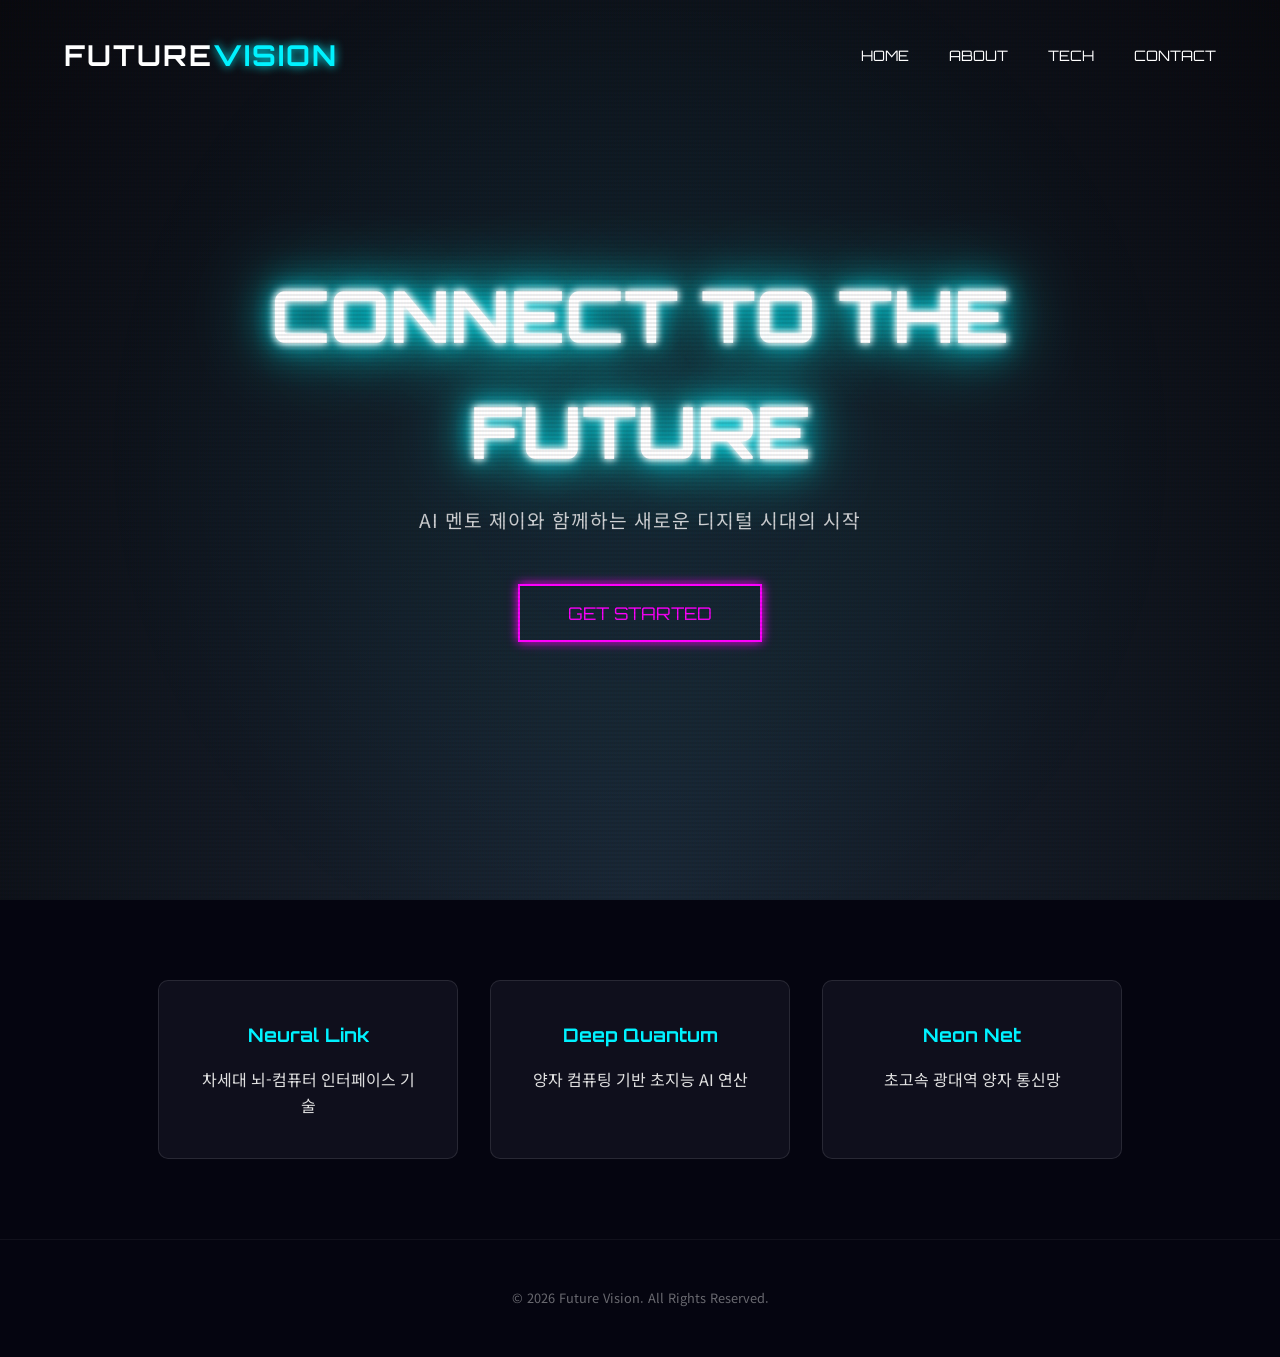
<file: index.html>
<!DOCTYPE html>
<html lang="ko">
<head>
    <meta charset="UTF-8">
    <meta name="viewport" content="width=device-width, initial-scale=1.0">
    <title>Future Vision | Cyberpunk Connect</title>
    <link rel="stylesheet" href="style.css">
    <link href="https://fonts.googleapis.com/css2?family=Orbitron:wght@400;700&family=Noto+Sans+KR:wght@300;400;700&display=swap" rel="stylesheet">
</head>
<body>
    <div class="stars"></div>
    <div class="scanline"></div>
    
    <nav>
        <div class="logo">FUTURE<span>VISION</span></div>
        <ul>
            <li><a href="#home">HOME</a></li>
            <li><a href="#about">ABOUT</a></li>
            <li><a href="#tech">TECH</a></li>
            <li><a href="#contact">CONTACT</a></li>
        </ul>
    </nav>

    <main id="home">
        <section class="hero">
            <h1 class="neon-title">CONNECT TO THE FUTURE</h1>
            <p class="subtitle">AI 멘토 제이와 함께하는 새로운 디지털 시대의 시작</p>
            <div class="cta-container">
                <button class="neon-button">GET STARTED</button>
            </div>
        </section>

        <section id="tech" class="features">
            <div class="card">
                <h3>Neural Link</h3>
                <p>차세대 뇌-컴퓨터 인터페이스 기술</p>
            </div>
            <div class="card">
                <h3>Deep Quantum</h3>
                <p>양자 컴퓨팅 기반 초지능 AI 연산</p>
            </div>
            <div class="card">
                <h3>Neon Net</h3>
                <p>초고속 광대역 양자 통신망</p>
            </div>
        </section>
    </main>

    <footer>
        <p>&copy; 2026 Future Vision. All Rights Reserved.</p>
    </footer>

    <script src="script.js"></script>
</body>
</html>
</file>
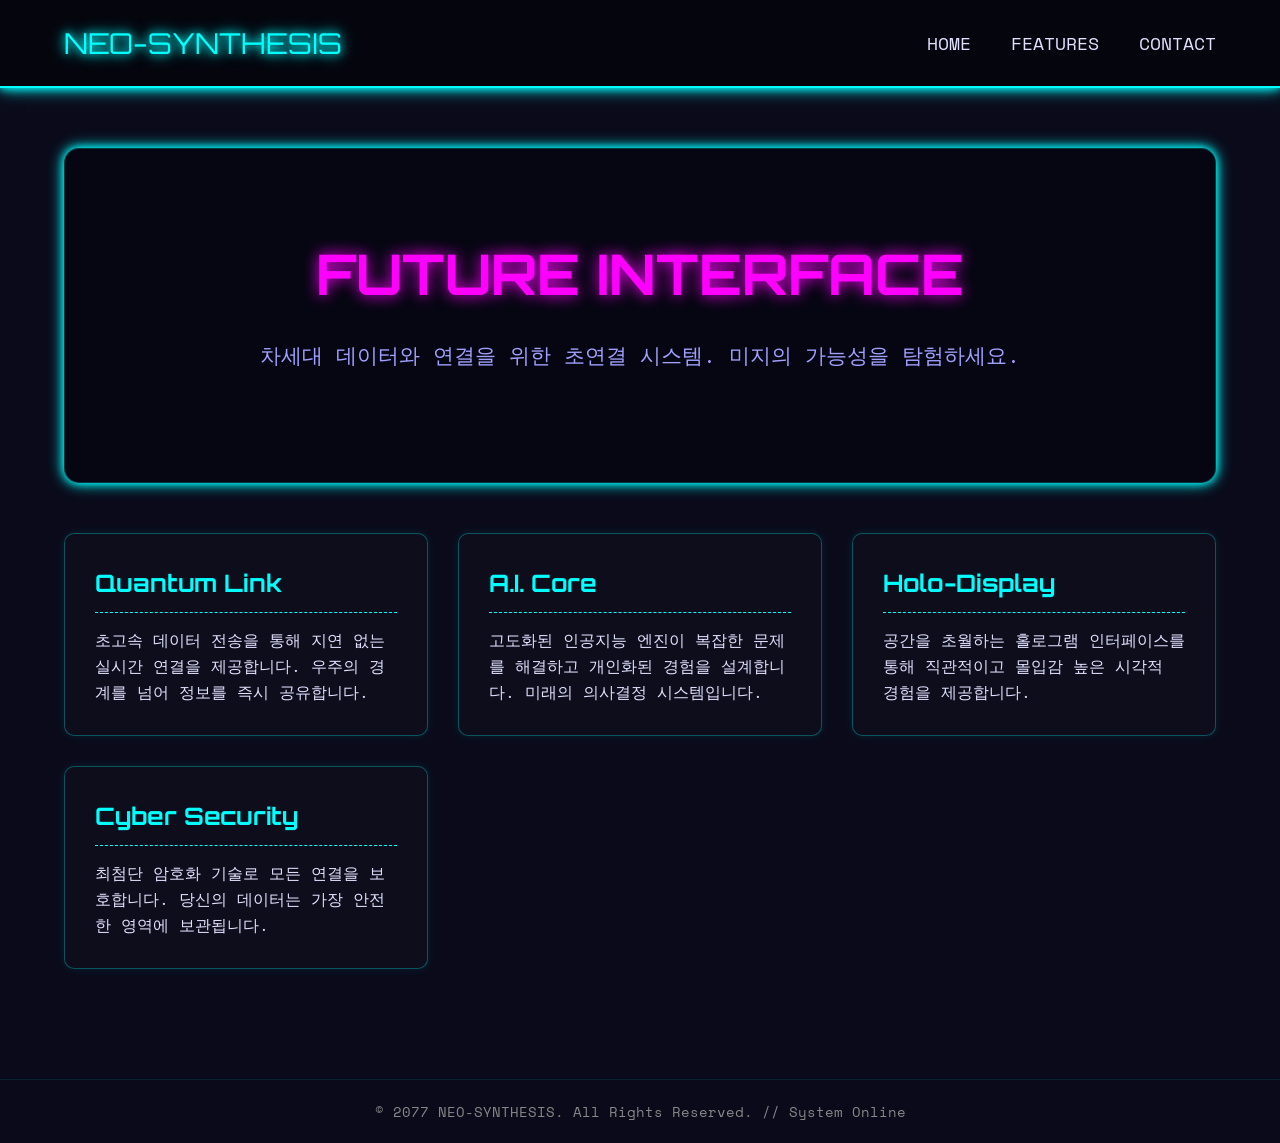
<file: gemma_index.html>
<!DOCTYPE html>
<html lang="ko">
<head>
    <meta charset="UTF-8">
    <meta name="viewport" content="width=device-width, initial-scale=1.0">
    <title>NEO-SYNTHESIS | 미래 인터페이스</title>
    <style>
        /* 폰트 설정 및 기본 스타일 */
        @import url('https://fonts.googleapis.com/css2?family=Orbitron:wght@400;700&family=Space+Mono:wght@400;700&display=swap');

        :root {
            --bg-color: #0a0a1a;
            --primary-color: #00ffff; /* 사이버 블루 */
            --secondary-color: #ff00ff; /* 마젠타 */
            --text-color: #e0e0ff;
            --card-bg: rgba(15, 15, 30, 0.7);
            --border-glow: 0 0 8px var(--primary-color), 0 0 16px var(--primary-color);
        }

        * {
            margin: 0;
            padding: 0;
            box-sizing: border-box;
        }

        body {
            font-family: 'Space Mono', monospace;
            background-color: var(--bg-color);
            color: var(--text-color);
            line-height: 1.6;
            overflow-x: hidden;
        }

        /* 헤더 및 네비게이션 */
        header {
            background-color: rgba(0, 0, 0, 0.5);
            padding: 20px 5%;
            display: flex;
            justify-content: space-between;
            align-items: center;
            border-bottom: 2px solid var(--primary-color);
            box-shadow: var(--border-glow);
        }

        .logo {
            font-family: 'Orbitron', sans-serif;
            font-size: 1.8em;
            color: var(--primary-color);
            text-shadow: var(--border-glow);
        }

        nav a {
            color: var(--text-color);
            text-decoration: none;
            margin-left: 30px;
            font-size: 1.1em;
            transition: color 0.3s, text-shadow 0.3s;
        }

        nav a:hover {
            color: var(--primary-color);
            text-shadow: var(--border-glow);
        }

        /* 메인 컨텐츠 레이아웃 */
        main {
            padding: 60px 5%;
        }

        .hero {
            text-align: center;
            padding: 80px 0;
            margin-bottom: 50px;
            border: 1px solid rgba(0, 255, 255, 0.2);
            border-radius: 15px;
            background: rgba(0, 0, 0, 0.3);
            box-shadow: var(--border-glow);
        }

        .hero h1 {
            font-family: 'Orbitron', sans-serif;
            font-size: 3.5em;
            color: var(--secondary-color);
            text-shadow: 0 0 15px var(--secondary-color);
            margin-bottom: 20px;
        }

        .hero p {
            font-size: 1.3em;
            max-width: 800px;
            margin: 0 auto 30px;
            color: #a0a0ff;
        }

        /* 기능 카드 섹션 */
        .features {
            display: grid;
            grid-template-columns: repeat(auto-fit, minmax(300px, 1fr));
            gap: 30px;
        }

        .feature-card {
            background-color: var(--card-bg);
            border: 1px solid rgba(0, 255, 255, 0.3);
            padding: 30px;
            border-radius: 10px;
            transition: transform 0.3s, box-shadow 0.3s;
            box-shadow: 0 0 10px rgba(0, 255, 255, 0.1);
        }

        .feature-card:hover {
            transform: translateY(-10px);
            box-shadow: var(--border-glow);
        }

        .feature-card h2 {
            color: var(--primary-color);
            margin-bottom: 15px;
            font-family: 'Orbitron', sans-serif;
            border-bottom: 1px dashed var(--primary-color);
            padding-bottom: 10px;
        }

        /* 푸터 */
        footer {
            text-align: center;
            padding: 20px 5%;
            margin-top: 50px;
            border-top: 1px solid rgba(0, 255, 255, 0.1);
            color: #888;
            font-size: 0.9em;
        }

        /* 미디어 쿼리 (반응형 조정) */
        @media (max-width: 900px) {
            header {
                flex-direction: column;
                text-align: center;
            }

            nav a {
                margin: 10px 15px;
            }

            .hero h1 {
                font-size: 2.5em;
            }
        }
    </style>
</head>
<body>

    <header>
        <div class="logo">NEO-SYNTHESIS</div>
        <nav>
            <a href="#home">HOME</a>
            <a href="#features">FEATURES</a>
            <a href="#contact">CONTACT</a>
        </nav>
    </header>

    <main>
        <section class="hero" id="home">
            <h1>FUTURE INTERFACE</h1>
            <p>차세대 데이터와 연결을 위한 초연결 시스템. 미지의 가능성을 탐험하세요.</p>
        </section>

        <section class="features" id="features">
            <div class="feature-card">
                <h2>Quantum Link</h2>
                <p>초고속 데이터 전송을 통해 지연 없는 실시간 연결을 제공합니다. 우주의 경계를 넘어 정보를 즉시 공유합니다.</p>
            </div>
            <div class="feature-card">
                <h2>A.I. Core</h2>
                <p>고도화된 인공지능 엔진이 복잡한 문제를 해결하고 개인화된 경험을 설계합니다. 미래의 의사결정 시스템입니다.</p>
            </div>
            <div class="feature-card">
                <h2>Holo-Display</h2>
                <p>공간을 초월하는 홀로그램 인터페이스를 통해 직관적이고 몰입감 높은 시각적 경험을 제공합니다.</p>
            </div>
            <div class="feature-card">
                <h2>Cyber Security</h2>
                <p>최첨단 암호화 기술로 모든 연결을 보호합니다. 당신의 데이터는 가장 안전한 영역에 보관됩니다.</p>
            </div>
        </section>
    </main>

    <footer id="contact">
        <p>&copy; 2077 NEO-SYNTHESIS. All Rights Reserved. // System Online</p>
    </footer>

</body>
</html>
</file>
<file: style.css>
:root {
    --bg-dark: #050510;
    --neon-cyan: #00f2ff;
    --neon-magenta: #ff00ff;
    --text-main: #e0e0e0;
    --card-bg: rgba(20, 20, 35, 0.7);
}

* {
    margin: 0;
    padding: 0;
    box-sizing: border-box;
}

body {
    background-color: var(--bg-dark);
    color: var(--text-main);
    font-family: 'Noto Sans KR', sans-serif;
    overflow-x: hidden;
    line-height: 1.6;
}

/* 우주 배경 효과 */
.stars {
    position: fixed;
    top: 0;
    left: 0;
    width: 100%;
    height: 100%;
    background: radial-gradient(ellipse at bottom, #1B2735 0%, #090A0F 100%);
    z-index: -2;
}

/* 스캔라인 효과 */
.scanline {
    position: fixed;
    top: 0;
    left: 0;
    width: 100%;
    height: 100%;
    background: linear-gradient(rgba(18, 16, 16, 0) 50%, rgba(0, 0, 0, 0.25) 50%), 
                linear-gradient(90deg, rgba(255, 0, 0, 0.06), rgba(0, 255, 0, 0.02), rgba(0, 0, 255, 0.06));
    background-size: 100% 4px, 3px 100%;
    pointer-events: none;
    z-index: 10;
    opacity: 0.3;
}

nav {
    display: flex;
    justify-content: space-between;
    align-items: center;
    padding: 2rem 5%;
    position: absolute;
    width: 100%;
    z-index: 100;
}

.logo {
    font-family: 'Orbitron', sans-serif;
    font-size: 1.8rem;
    font-weight: 700;
    color: white;
    letter-spacing: 2px;
}

.logo span {
    color: var(--neon-cyan);
    text-shadow: 0 0 10px var(--neon-cyan);
}

nav ul {
    display: flex;
    list-style: none;
}

nav ul li {
    margin-left: 2.5rem;
}

nav ul li a {
    color: white;
    text-decoration: none;
    font-family: 'Orbitron', sans-serif;
    font-size: 0.9rem;
    transition: 0.3s;
}

nav ul li a:hover {
    color: var(--neon-cyan);
    text-shadow: 0 0 8px var(--neon-cyan);
}

.hero {
    height: 100vh;
    display: flex;
    flex-direction: column;
    justify-content: center;
    align-items: center;
    text-align: center;
    padding: 0 10%;
    background: radial-gradient(circle at center, rgba(0, 242, 255, 0.05) 0%, transparent 70%);
}

.neon-title {
    font-family: 'Orbitron', sans-serif;
    font-size: 4.5rem;
    margin-bottom: 1rem;
    color: #fff;
    text-shadow: 
        0 0 7px #fff,
        0 0 10px #fff,
        0 0 21px var(--neon-cyan),
        0 0 42px var(--neon-cyan),
        0 0 82px var(--neon-cyan);
    animation: pulse 2s infinite alternate;
}

.subtitle {
    font-size: 1.2rem;
    letter-spacing: 1px;
    margin-bottom: 3rem;
    color: rgba(255, 255, 255, 0.8);
}

.neon-button {
    padding: 1rem 3rem;
    font-family: 'Orbitron', sans-serif;
    background: transparent;
    border: 2px solid var(--neon-magenta);
    color: var(--neon-magenta);
    font-size: 1.1rem;
    cursor: pointer;
    transition: 0.4s;
    box-shadow: 0 0 10px var(--neon-magenta);
    position: relative;
    overflow: hidden;
}

.neon-button:hover {
    background: var(--neon-magenta);
    color: white;
    box-shadow: 0 0 40px var(--neon-magenta);
}

.features {
    display: flex;
    justify-content: center;
    gap: 2rem;
    padding: 5rem 5%;
    flex-wrap: wrap;
}

.card {
    background: var(--card-bg);
    padding: 2.5rem;
    border-radius: 10px;
    border: 1px solid rgba(255, 255, 255, 0.1);
    width: 300px;
    backdrop-filter: blur(10px);
    transition: 0.4s;
    text-align: center;
}

.card:hover {
    transform: translateY(-10px);
    border-color: var(--neon-cyan);
    box-shadow: 0 0 20px rgba(0, 242, 255, 0.2);
}

.card h3 {
    font-family: 'Orbitron', sans-serif;
    margin-bottom: 1rem;
    color: var(--neon-cyan);
}

footer {
    text-align: center;
    padding: 3rem;
    font-size: 0.8rem;
    color: rgba(255, 255, 255, 0.4);
    border-top: 1px solid rgba(255, 255, 255, 0.05);
}

@keyframes pulse {
    from {
        text-shadow: 0 0 10px #fff, 0 0 20px var(--neon-cyan), 0 0 30px var(--neon-cyan);
    }
    to {
        text-shadow: 0 0 5px #fff, 0 0 10px var(--neon-cyan), 0 0 20px var(--neon-cyan);
    }
}

@media (max-width: 768px) {
    .neon-title { font-size: 2.5rem; }
    nav ul { display: none; }
}
</file>
